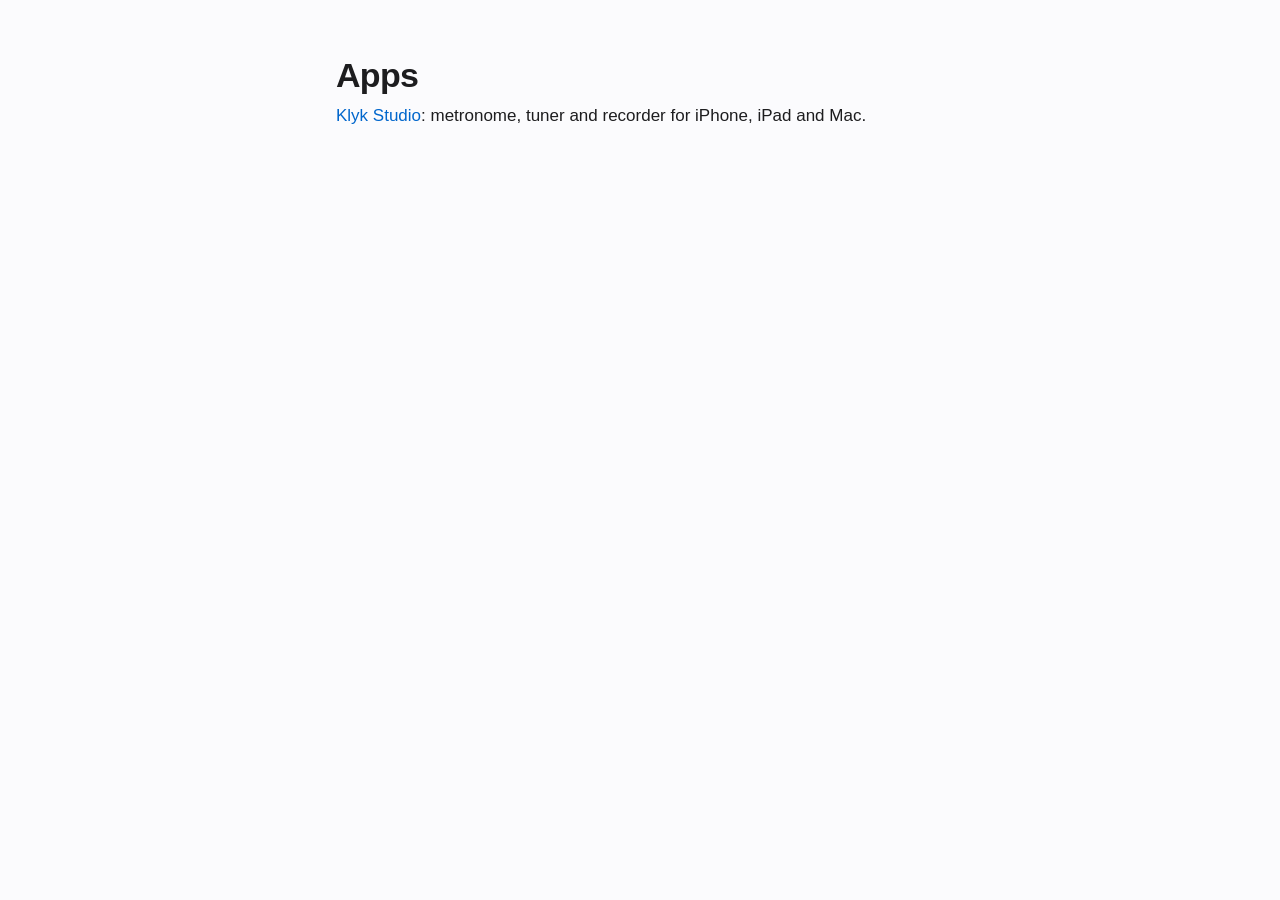
<file: index.html>
<!doctype html>
<html lang="en">
<head>
  <meta charset="utf-8">
  <meta name="viewport" content="width=device-width, initial-scale=1">
  <title>Apps</title>
  <link rel="stylesheet" href="style.css">
</head>
<body>
  <main>
    <h1>Apps</h1>
    <p><a href="klyk-studio/">Klyk Studio</a>: metronome, tuner and recorder for iPhone, iPad and Mac.</p>
  </main>
</body>
</html>
</file>
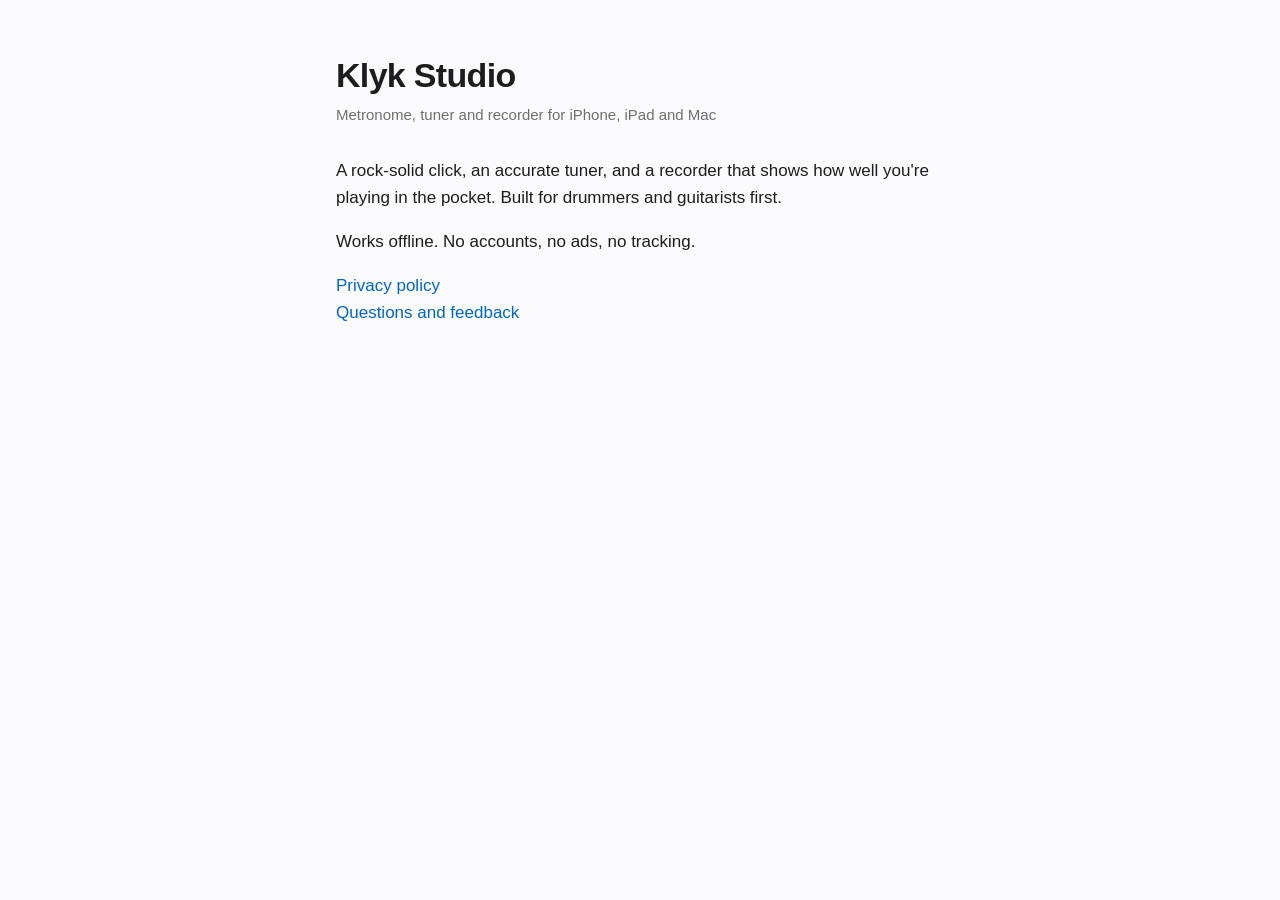
<file: klyk-studio/index.html>
<!doctype html>
<html lang="en">
<head>
  <meta charset="utf-8">
  <meta name="viewport" content="width=device-width, initial-scale=1">
  <title>Klyk Studio</title>
  <meta name="description" content="Metronome, tuner and recorder for iPhone, iPad and Mac, built for drummers and guitarists.">
  <link rel="stylesheet" href="../style.css">
</head>
<body>
  <main>
    <h1>Klyk Studio</h1>
    <p class="meta">Metronome, tuner and recorder for iPhone, iPad and Mac</p>

    <p>A rock-solid click, an accurate tuner, and a recorder that shows how well you're playing in the pocket. Built for drummers and guitarists first.</p>
    <p>Works offline. No accounts, no ads, no tracking.</p>

    <p><a href="privacy/">Privacy policy</a><br>
       <a href="https://github.com/miahyap/miahyap.github.io/issues">Questions and feedback</a></p>
  </main>
</body>
</html>
</file>
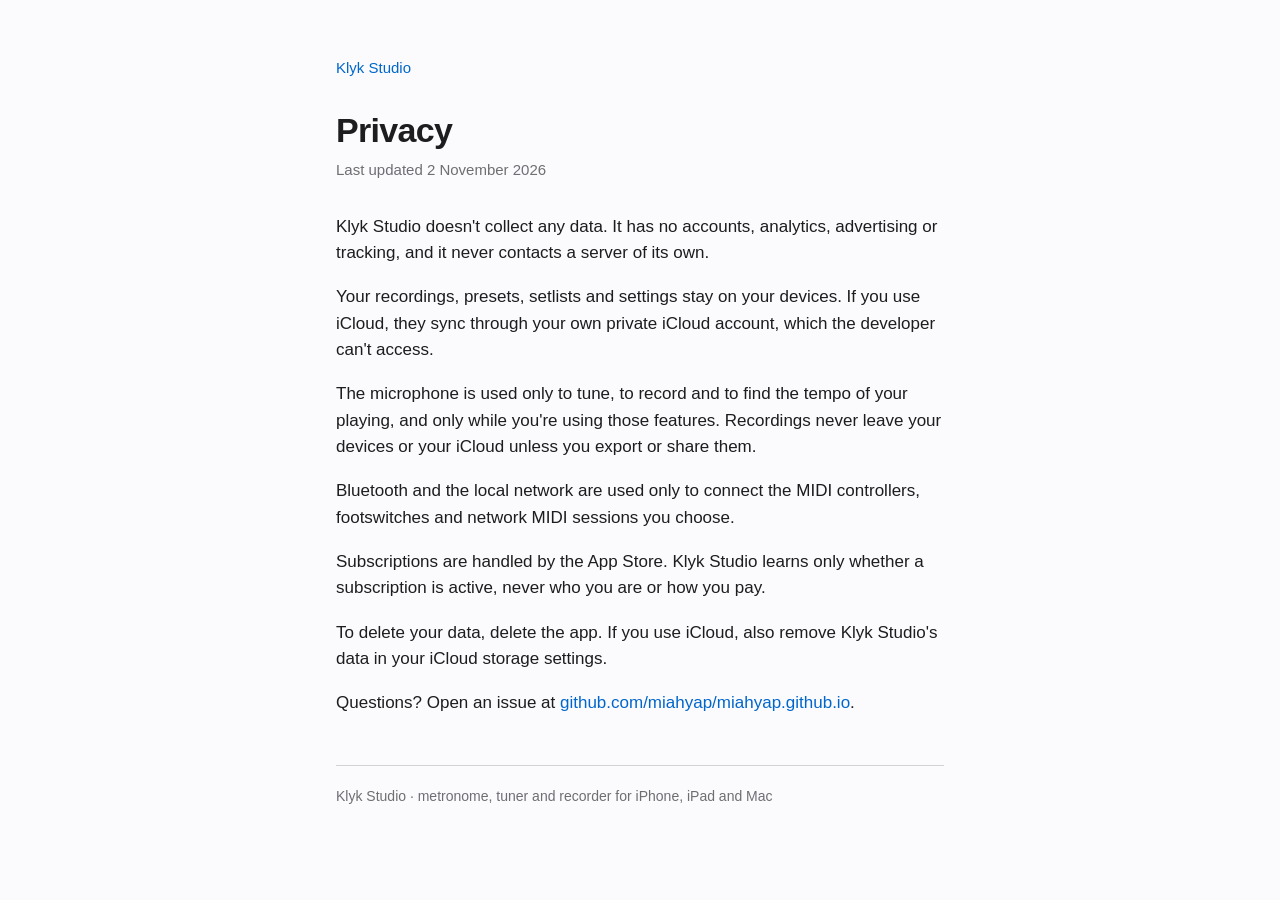
<file: klyk-studio/privacy/index.html>
<!doctype html>
<html lang="en">
<head>
  <meta charset="utf-8">
  <meta name="viewport" content="width=device-width, initial-scale=1">
  <title>Klyk Studio Privacy Policy</title>
  <meta name="description" content="Klyk Studio doesn't collect any data.">
  <link rel="stylesheet" href="../../style.css">
</head>
<body>
  <main>
    <nav><a href="../">Klyk Studio</a></nav>

    <h1>Privacy</h1>
    <p class="meta">Last updated 2 November 2026</p>

    <!-- Keep in step with PrivacyPolicyView in the app (docs/spec/00-overview.md). -->
    <p>Klyk Studio doesn't collect any data. It has no accounts, analytics, advertising or tracking, and it never contacts a server of its own.</p>
    <p>Your recordings, presets, setlists and settings stay on your devices. If you use iCloud, they sync through your own private iCloud account, which the developer can't access.</p>
    <p>The microphone is used only to tune, to record and to find the tempo of your playing, and only while you're using those features. Recordings never leave your devices or your iCloud unless you export or share them.</p>
    <p>Bluetooth and the local network are used only to connect the MIDI controllers, footswitches and network MIDI sessions you choose.</p>
    <p>Subscriptions are handled by the App Store. Klyk Studio learns only whether a subscription is active, never who you are or how you pay.</p>
    <p>To delete your data, delete the app. If you use iCloud, also remove Klyk Studio's data in your iCloud storage settings.</p>
    <p>Questions? Open an issue at <a href="https://github.com/miahyap/miahyap.github.io/issues">github.com/miahyap/miahyap.github.io</a>.</p>

    <footer>Klyk Studio · metronome, tuner and recorder for iPhone, iPad and Mac</footer>
  </main>
</body>
</html>
</file>
<file: style.css>
:root {
  --bg: #fbfbfd;
  --text: #1d1d1f;
  --muted: #6e6e73;
  --link: #0066cc;
  --rule: #d2d2d7;
}

@media (prefers-color-scheme: dark) {
  :root {
    --bg: #000000;
    --text: #f5f5f7;
    --muted: #a1a1a6;
    --link: #2997ff;
    --rule: #424245;
  }
}

* { box-sizing: border-box; }

html { -webkit-text-size-adjust: 100%; }

body {
  margin: 0;
  background: var(--bg);
  color: var(--text);
  font: 17px/1.55 -apple-system, BlinkMacSystemFont, "SF Pro Text", "Helvetica Neue", Helvetica, Arial, sans-serif;
}

main {
  max-width: 640px;
  margin: 0 auto;
  padding: 56px 16px 72px;
}

nav { font-size: 15px; margin-bottom: 32px; }

h1 {
  font-size: 34px;
  line-height: 1.15;
  letter-spacing: -0.02em;
  margin: 0 0 8px;
}

.meta { color: var(--muted); font-size: 15px; margin: 0 0 32px; }

p { margin: 0 0 18px; }

a { color: var(--link); text-decoration: none; }
a:hover { text-decoration: underline; }

footer {
  margin-top: 48px;
  padding-top: 20px;
  border-top: 1px solid var(--rule);
  color: var(--muted);
  font-size: 14px;
}
</file>
